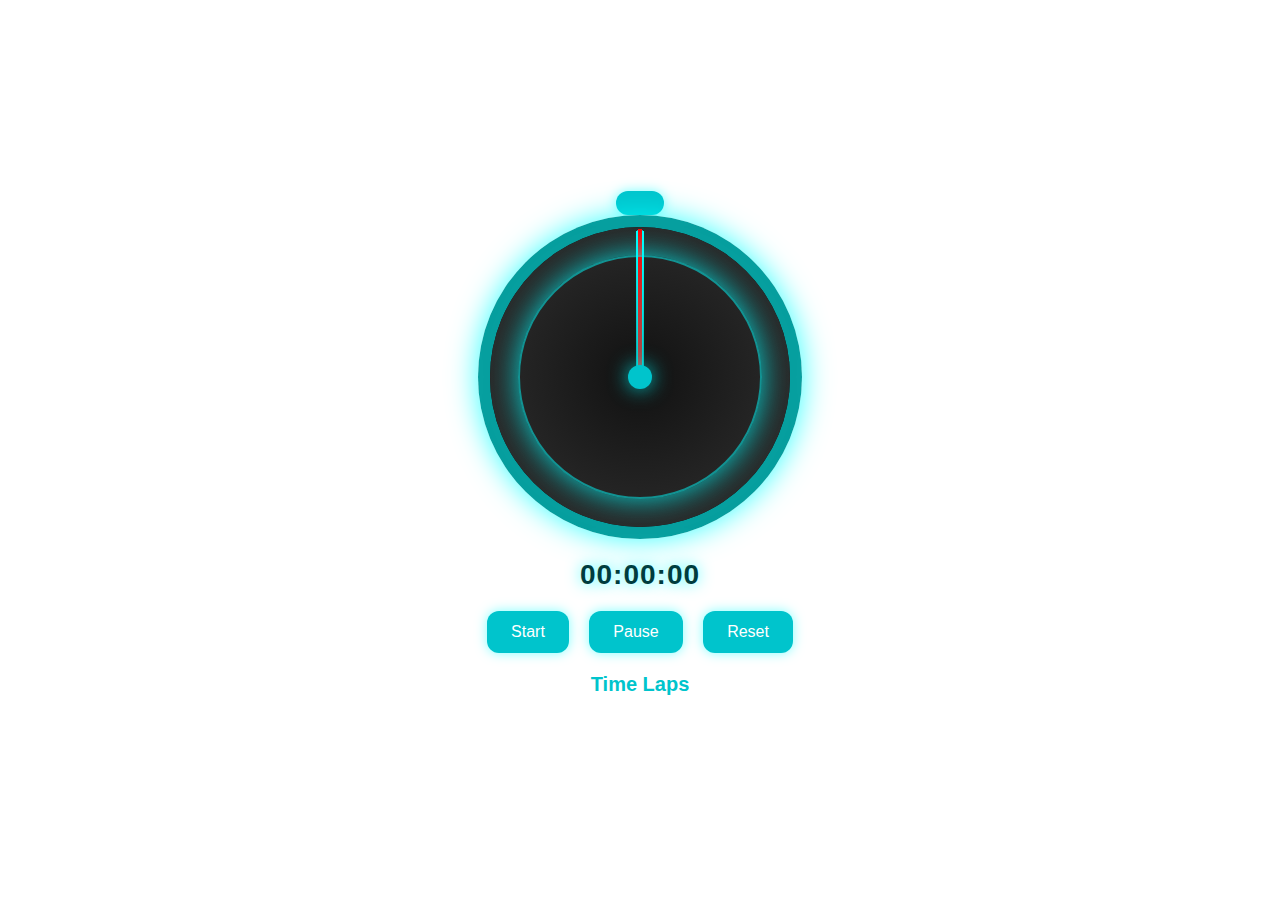
<file: stopwatch web application/index.html>
<!DOCTYPE html>
<html lang="en">
<head>
    <meta charset="UTF-8">
    <meta name="viewport" content="width=device-width, initial-scale=1.0">
    <title>Futuristic Space Stopwatch</title>
    <link id="theme-stylesheet" rel="stylesheet" href="light-theme.css">
    <link id="theme-stylesheet" rel="stylesheet" href="dark-theme.css">
    <link id="theme-stylesheet" rel="stylesheet" href="styles.css">
</head>
<body>
    <div class="stopwatch">
        <button id="theme-toggle"></button>
        <div class="outer-ring">
            <div class="watch-face">
                <div class="hand hour-hand"></div>
                <div class="hand minute-hand"></div>
                <div class="hand second-hand"></div>
                <div class="center-dot"></div>
                <div class="glow"></div>
            </div>
        </div>
        <div class="digital-clock">
            <span id="digital-time">00:00:00</span>
        </div>
        <div class="controls">
            <button id="startBtn">Start</button>
            <button id="pauseBtn">Pause</button>
            <button id="resetBtn">Reset</button>
        </div>
        <div class="laps">
            <h2>Time Laps</h2>
            <ul id="lapList"></ul>
        </div>
    </div>
    <script src="A:\stopwatch web application\script.js"></script>
</body>
</html>
</file>
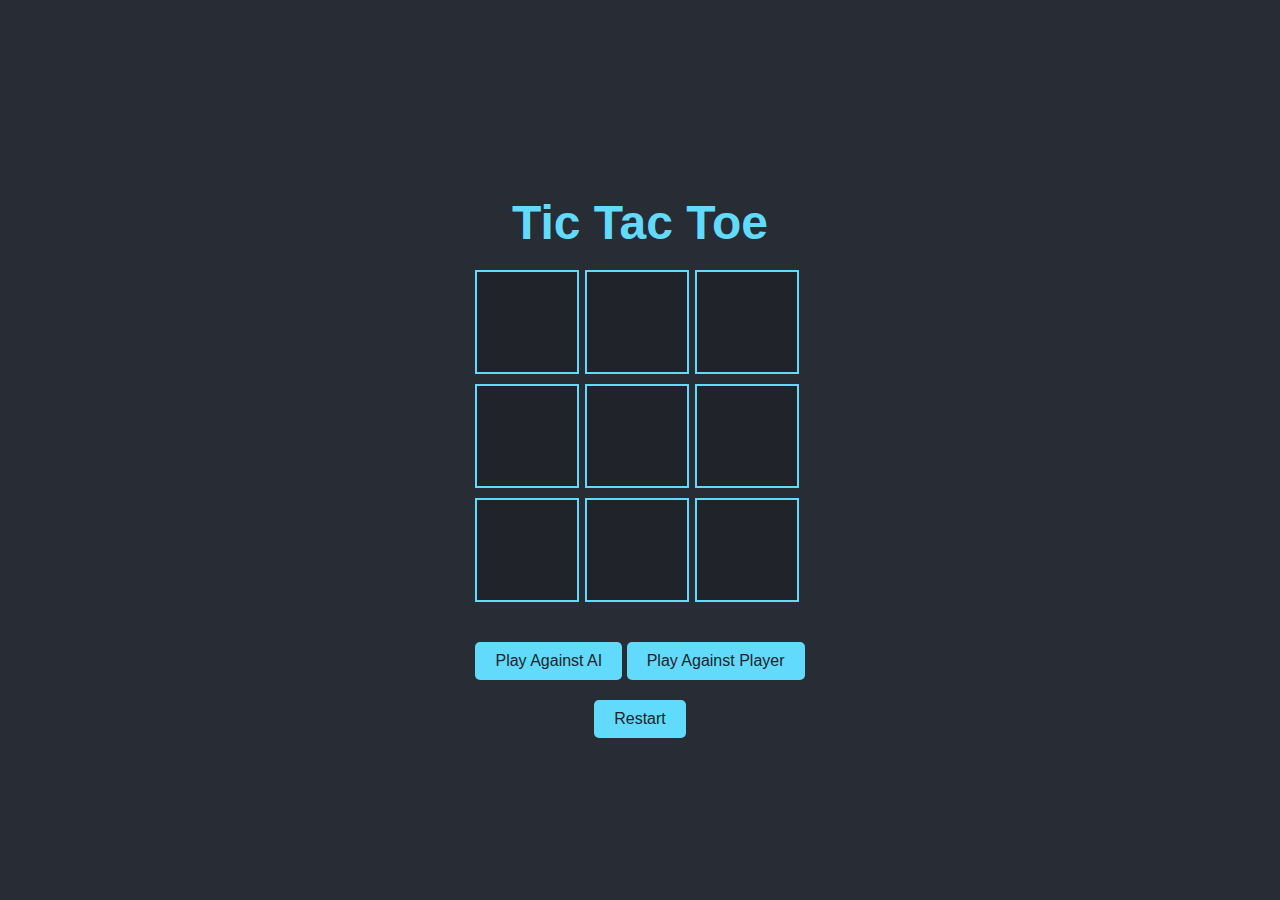
<file: tic-tac-toe/index.html>
<!DOCTYPE html>
<html lang="en">
<head>
    <meta charset="UTF-8">
    <meta name="viewport" content="width=device-width, initial-scale=1.0">
    <title>Tic Tac Toe</title>
    <link rel="stylesheet" href="styles.css">
</head>
<body>
    <div class="container">
        <h1>Tic Tac Toe</h1>
        <div class="game" id="gameBoard">
            <div class="cell" data-cell></div>
            <div class="cell" data-cell></div>
            <div class="cell" data-cell></div>
            <div class="cell" data-cell></div>
            <div class="cell" data-cell></div>
            <div class="cell" data-cell></div>
            <div class="cell" data-cell></div>
            <div class="cell" data-cell></div>
            <div class="cell" data-cell></div>
        </div>
        <div class="message" id="message"></div>
        <div class="options">
            <button id="playAgainstAI">Play Against AI</button>
            <button id="playAgainstPlayer">Play Against Player</button>
        </div>
        <button id="restartButton">Restart</button>
    </div>
    <script src="A:\tic-tac-toe\script.js"></script>
</body>
</html>
</file>
<file: stopwatch web application/light-theme.css>
/* light-theme.css */

body {
    background: url('https://example.com/milky-way-background-light.jpg') no-repeat center center fixed;
    background-size: cover;
    color: #000;
}

.stopwatch {
    text-align: center;
}

.outer-ring {
    border: 12px solid rgba(0, 150, 255, 0.6);
    box-shadow: 0 0 30px rgba(0, 150, 255, 0.8);
}

.watch-face {
    background: radial-gradient(circle, #fff, #ccc);
}

.hand {
    background: linear-gradient(90deg, rgba(0, 150, 255, 0.8), rgba(0, 150, 255, 0.3));
}

.hour-hand {
    background: linear-gradient(90deg, rgba(0, 150, 255, 1), rgba(0, 150, 255, 0.6));
}

.minute-hand {
    background: linear-gradient(90deg, rgba(0, 150, 255, 0.7), rgba(0, 150, 255, 0.3));
}

.second-hand {
    background: linear-gradient(90deg, rgba(255, 0, 0, 1), rgba(255, 0, 0, 0.6));
}

.center-dot {
    background: #00aaff;
}

.glow {
    border: 2px solid rgba(0, 150, 255, 0.5);
    box-shadow: 0 0 30px rgba(0, 150, 255, 0.8);
}

.digital-clock {
    color: #00aaff;
    text-shadow: 0 0 15px rgba(0, 150, 255, 0.8);
}

button {
    background: #00aaff;
    box-shadow: 0 0 12px rgba(0, 150, 255, 0.5);
}

button:hover {
    background: #0088cc;
}

.laps h2 {
    color: #00aaff;
}

.laps li {
    color: #000;
    border-bottom: 1px solid #ddd;
}

.laps li button {
    background: #ff4444;
}
</file>
<file: stopwatch web application/dark-theme.css>
/* dark-theme.css */

body {
    background: url('https://example.com/milky-way-background-dark.jpg') no-repeat center center fixed;
    background-size: cover;
    color: #fff;
}

.stopwatch {
    text-align: center;
}

.outer-ring {
    border: 12px solid rgba(0, 255, 255, 0.6);
    box-shadow: 0 0 30px rgba(0, 255, 255, 0.8);
}

.watch-face {
    background: radial-gradient(circle, #111, #333);
}

.hand {
    background: linear-gradient(90deg, rgba(0, 255, 255, 0.8), rgba(0, 255, 255, 0.3));
}

.hour-hand {
    background: linear-gradient(90deg, rgba(0, 255, 255, 1), rgba(0, 255, 255, 0.6));
}

.minute-hand {
    background: linear-gradient(90deg, rgba(0, 255, 255, 0.7), rgba(0, 255, 255, 0.3));
}

.second-hand {
    background: linear-gradient(90deg, rgba(255, 0, 0, 1), rgba(255, 0, 0, 0.6));
}

.center-dot {
    background: #00c4cc;
}

.glow {
    border: 2px solid rgba(0, 255, 255, 0.5);
    box-shadow: 0 0 30px rgba(0, 255, 255, 0.8);
}

.digital-clock {
    color: #00c4cc;
    text-shadow: 0 0 15px rgba(0, 255, 255, 0.8);
}

button {
    background: #00c4cc;
    box-shadow: 0 0 12px rgba(0, 255, 255, 0.5);
}

button:hover {
    background: #00a8a9;
}

.laps h2 {
    color: #00c4cc;
}

.laps li {
    color: #fff;
    border-bottom: 1px solid #333;
}

.laps li button {
    background: #e74c3c;
}
</file>
<file: stopwatch web application/styles.css>
/* styles.css */

body {
    display: flex;
    justify-content: center;
    align-items: center;
    height: 100vh;
    margin: 0;
    font-family: 'Arial', sans-serif;
    background: url('') no-repeat center center fixed;
    background-size: cover;
}

.stopwatch {
    text-align: center;
    color: #fff;
}

.outer-ring {
    position: relative;
    width: 300px;
    height: 300px;
    border: 12px solid rgba(0, 255, 255, 0.6);
    border-radius: 50%;
    box-shadow: 0 0 30px rgba(0, 255, 255, 0.8);
    margin: 0 auto;
    background: radial-gradient(circle, rgba(0, 0, 0, 0.8), rgba(0, 0, 0, 1));
    overflow: hidden;
}

.watch-face {
    position: relative;
    width: 100%;
    height: 100%;
    display: flex;
    justify-content: center;
    align-items: center;
}

.hand {
    position: absolute;
    width: 50%;
    height: 4px;
    background: linear-gradient(90deg, rgba(0, 255, 255, 0.8), rgba(0, 255, 255, 0.3));
    transform-origin: 100% 50%;
    top: 50%;
    left: 0%;
    transform: rotate(90deg);
    transition: transform 0.5s ease-in-out;
}

.hour-hand {
    height: 8px;
    background: linear-gradient(90deg, rgba(0, 255, 255, 1), rgba(0, 255, 255, 0.6));
}

.minute-hand {
    height: 6px;
    background: linear-gradient(90deg, rgba(0, 255, 255, 0.7), rgba(0, 255, 255, 0.3));
}

.second-hand {
    height: 4px;
    background: linear-gradient(90deg, rgba(255, 0, 0, 1), rgba(255, 0, 0, 0.6));
}

.center-dot {
    position: absolute;
    width: 24px;
    height: 24px;
    background: #00c4cc;
    border-radius: 50%;
    top: 50%;
    left: 50%;
    transform: translate(-50%, -50%);
    box-shadow: 0 0 20px rgba(0, 255, 255, 0.8);
}

.glow {
    position: absolute;
    width: 80%;
    height: 80%;
    border-radius: 50%;
    border: 2px solid rgba(0, 255, 255, 0.5);
    box-shadow: 0 0 30px rgba(0, 255, 255, 0.8);
    top: 50%;
    left: 50%;
    transform: translate(-50%, -50%);
    animation: pulse 2s infinite;
}

@keyframes pulse {
    0% {
        transform: scale(1);
        opacity: 0.7;
    }
    50% {
        transform: scale(1.1);
        opacity: 1;
    }
    100% {
        transform: scale(1);
        opacity: 0.7;
    }
}

.digital-clock {
    margin-top: 20px;
    font-size: 28px;
    font-weight: bold;
    color: #003c3e;
    text-shadow: 0 0 15px rgba(0, 255, 255, 0.8);
    letter-spacing: 1px;
}

.controls {
    margin-top: 20px;
}

button {
    padding: 12px 24px;
    font-size: 16px;
    margin: 0 8px;
    cursor: pointer;
    border: none;
    border-radius: 12px;
    background: #00c4cc;
    color: white;
    transition: background 0.3s ease, transform 0.3s ease;
    box-shadow: 0 0 12px rgba(0, 255, 255, 0.5);
}

button:hover {
    background: #00a8a9;
    transform: scale(1.05);
}

button:active {
    transform: scale(0.95);
}

.laps {
    margin-top: 20px;
}

.laps h2 {
    margin-bottom: 10px;
    font-size: 20px;
    color: #00c4cc;
}

.laps ul {
    list-style-type: none;
    padding: 0;
}

.laps li {
    margin-bottom: 5px;
    font-size: 16px;
    color: #000000;
    border-bottom: 1px solid #333;
    padding: 5px;
    display: flex;
    justify-content: space-between;
    align-items: center;
}

.laps li button {
    background: #e74c3c;
    border: none;
    color: white;
    padding: 5px 10px;
    border-radius: 5px;
    cursor: pointer;
    font-size: 14px;
}

.laps li button:hover {
    background: #ba1f0e;
}
</file>
<file: tic-tac-toe/styles.css>
body {
    display: flex;
    justify-content: center;
    align-items: center;
    height: 100vh;
    background-color: #282c34;
    font-family: 'Roboto', sans-serif;
    margin: 0;
    color: #61dafb;
}

.container {
    text-align: center;
}

h1 {
    font-size: 3em;
    margin-bottom: 20px;
    color: #61dafb;
    animation: fadeIn 1.5s ease-in-out;
}

.game {
    display: grid;
    grid-template-columns: repeat(3, 100px);
    gap: 10px;
    margin: auto;
    animation: fadeIn 2s ease-in-out;
}

.cell {
    width: 100px;
    height: 100px;
    background-color: #20232a;
    border: 2px solid #61dafb;
    display: flex;
    justify-content: center;
    align-items: center;
    font-size: 2em;
    cursor: pointer;
    transition: background-color 0.3s, transform 0.3s;
}

.cell:hover {
    background-color: #61dafb;
    transform: scale(1.1);
}

.cell.x::before {
    content: 'X';
    color: #ff6f61;
    animation: popIn 0.5s ease-in-out;
}

.cell.o::before {
    content: 'O';
    color: #6eff61;
    animation: popIn 0.5s ease-in-out;
}

.message {
    margin-top: 20px;
    font-size: 1.5em;
    animation: fadeIn 1.5s ease-in-out;
}

.options {
    margin-top: 20px;
}

button {
    margin-top: 20px;
    padding: 10px 20px;
    font-size: 1em;
    cursor: pointer;
    border: none;
    border-radius: 5px;
    background-color: #61dafb;
    color: #20232a;
    transition: background-color 0.3s, transform 0.3s;
}

button:hover {
    background-color: #21a1f1;
    transform: scale(1.1);
}

@keyframes fadeIn {
    from {
        opacity: 0;
    }
    to {
        opacity: 1;
    }
}

@keyframes popIn {
    0% {
        transform: scale(0.5);
        opacity: 0;
    }
    100% {
        transform: scale(1);
        opacity: 1;
    }
}
</file>
